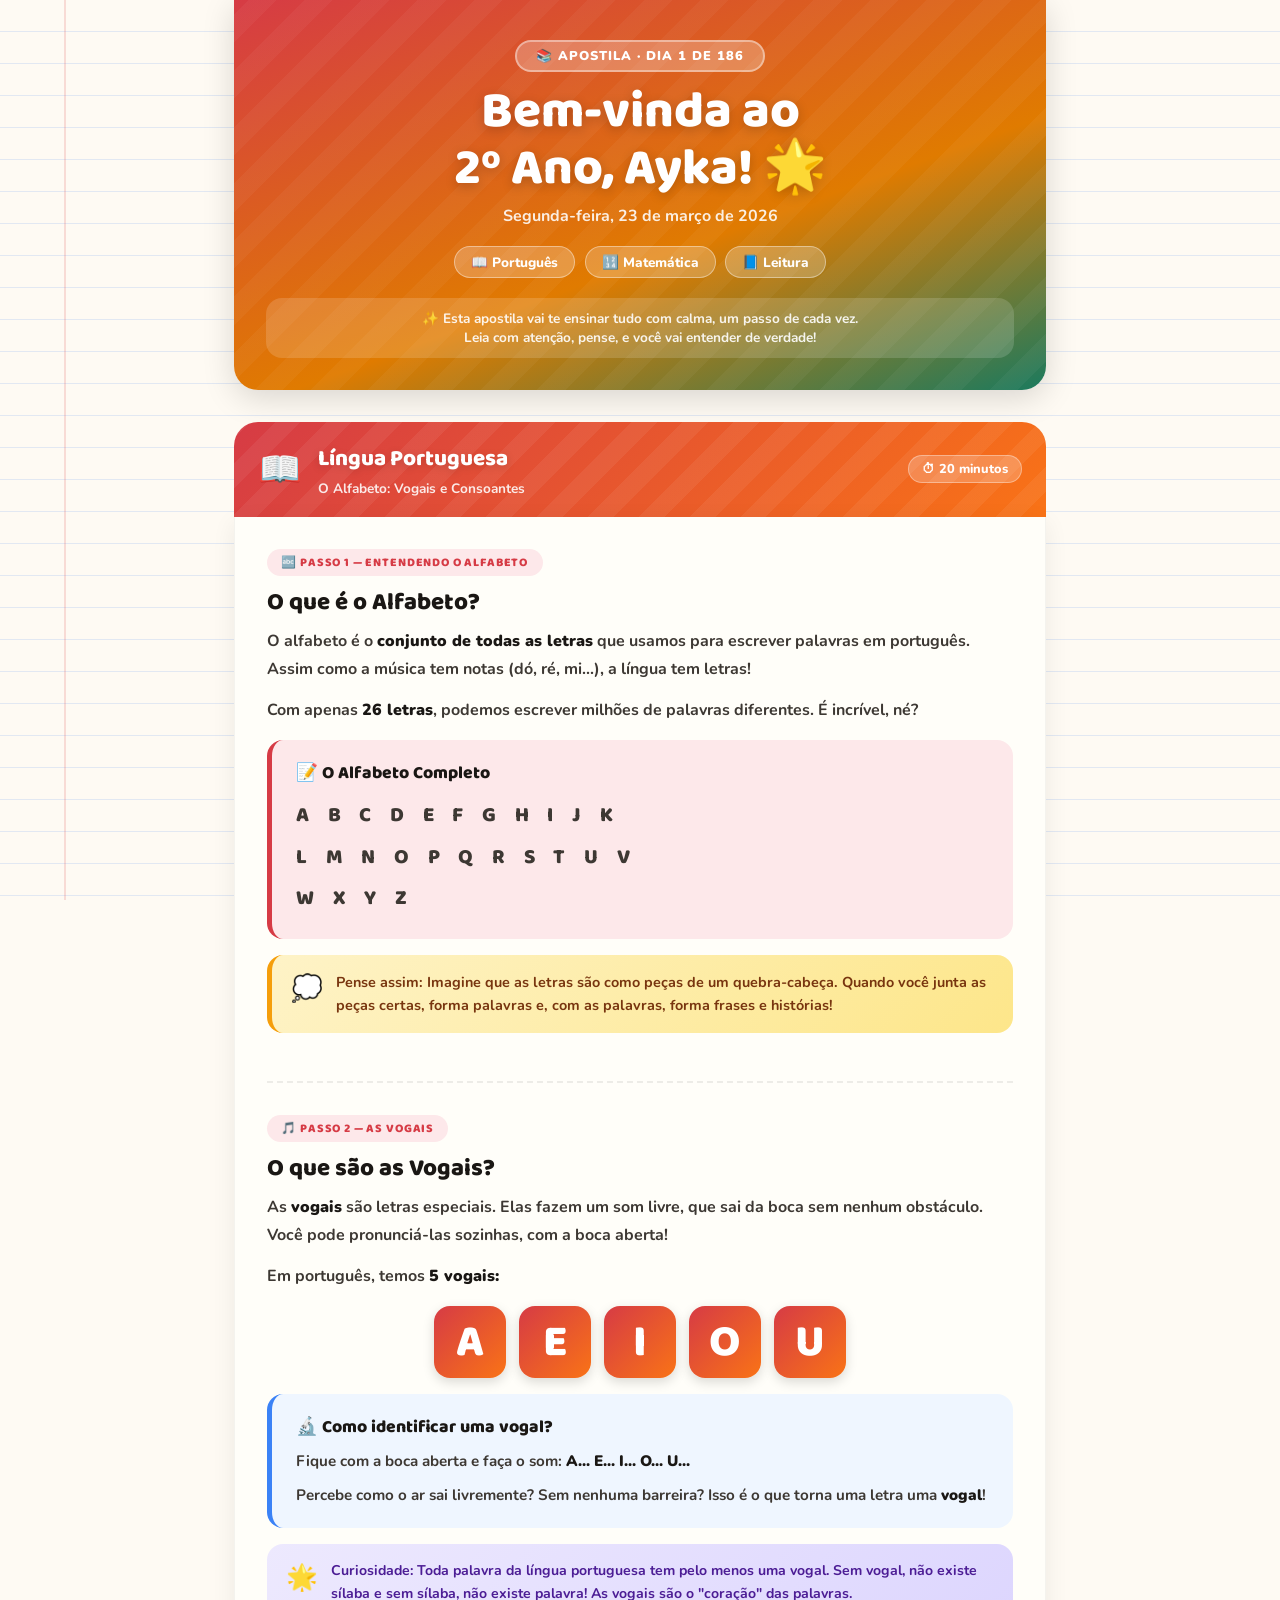
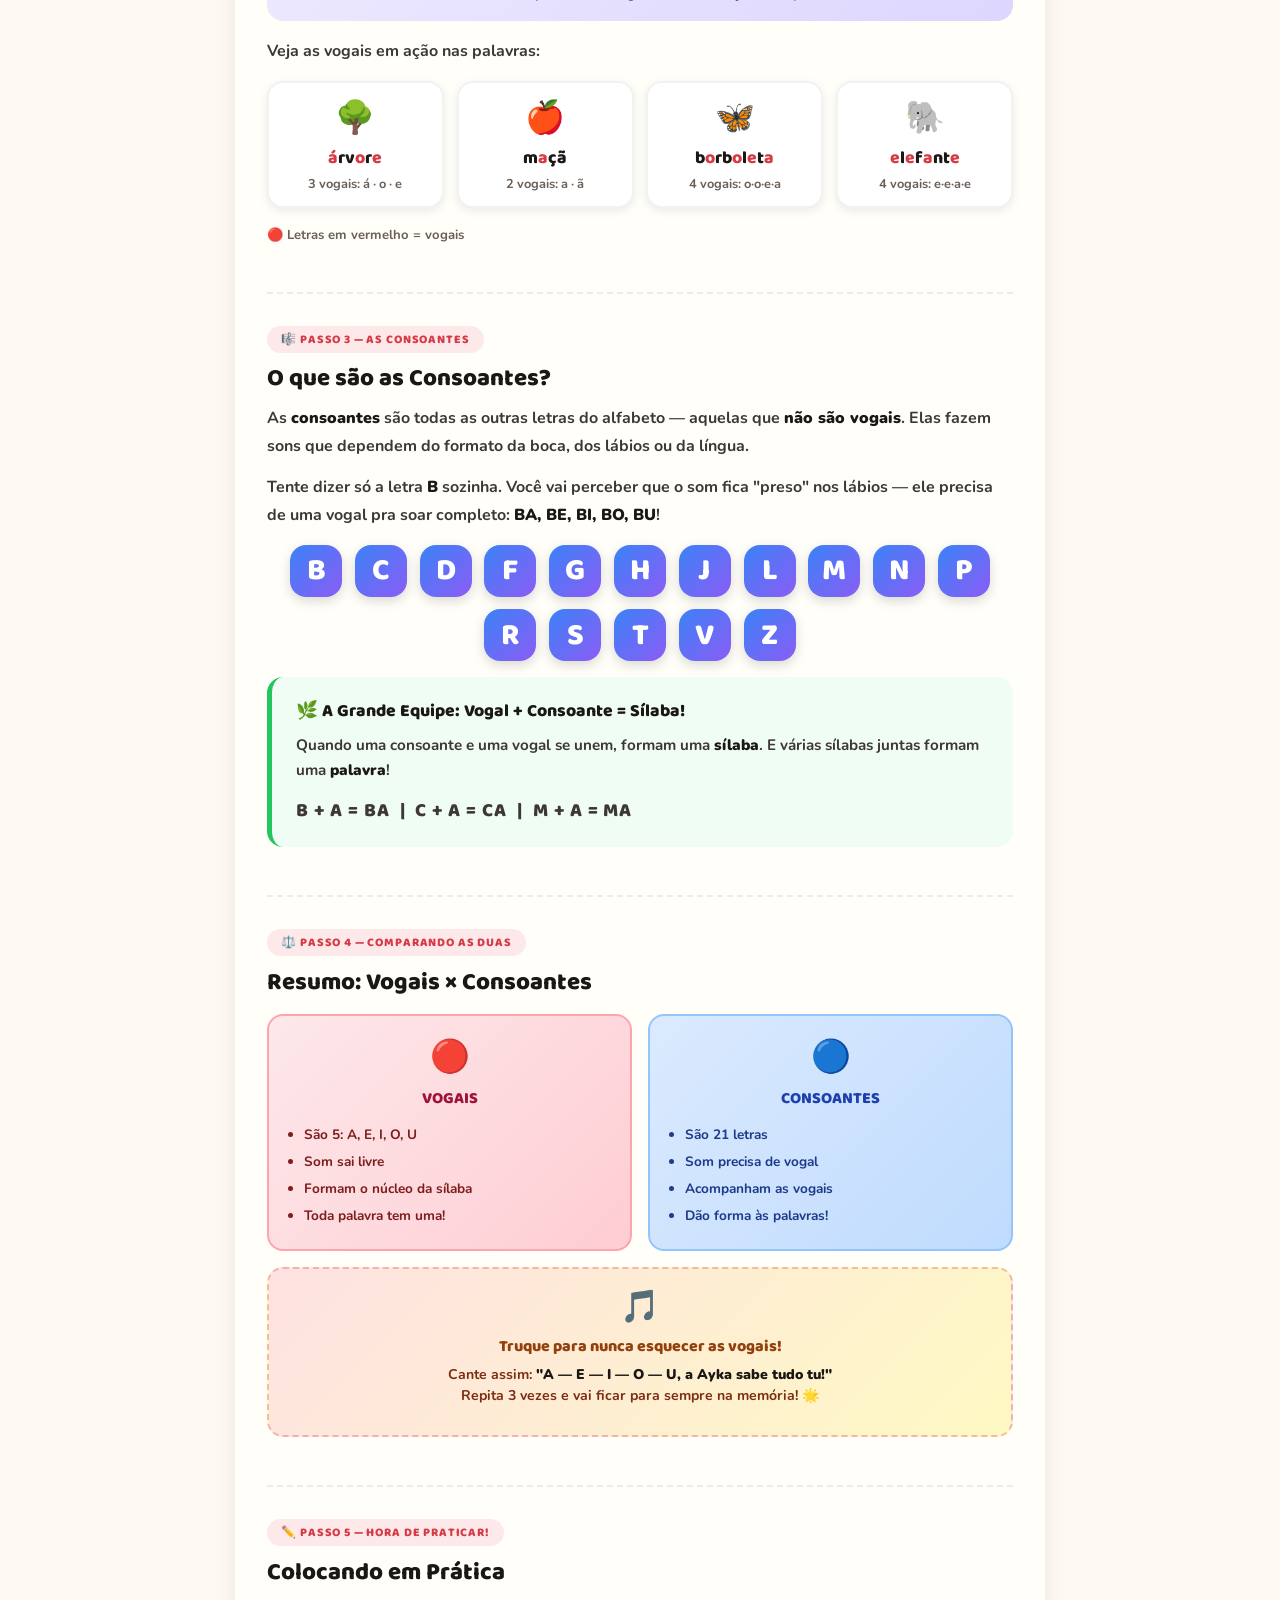
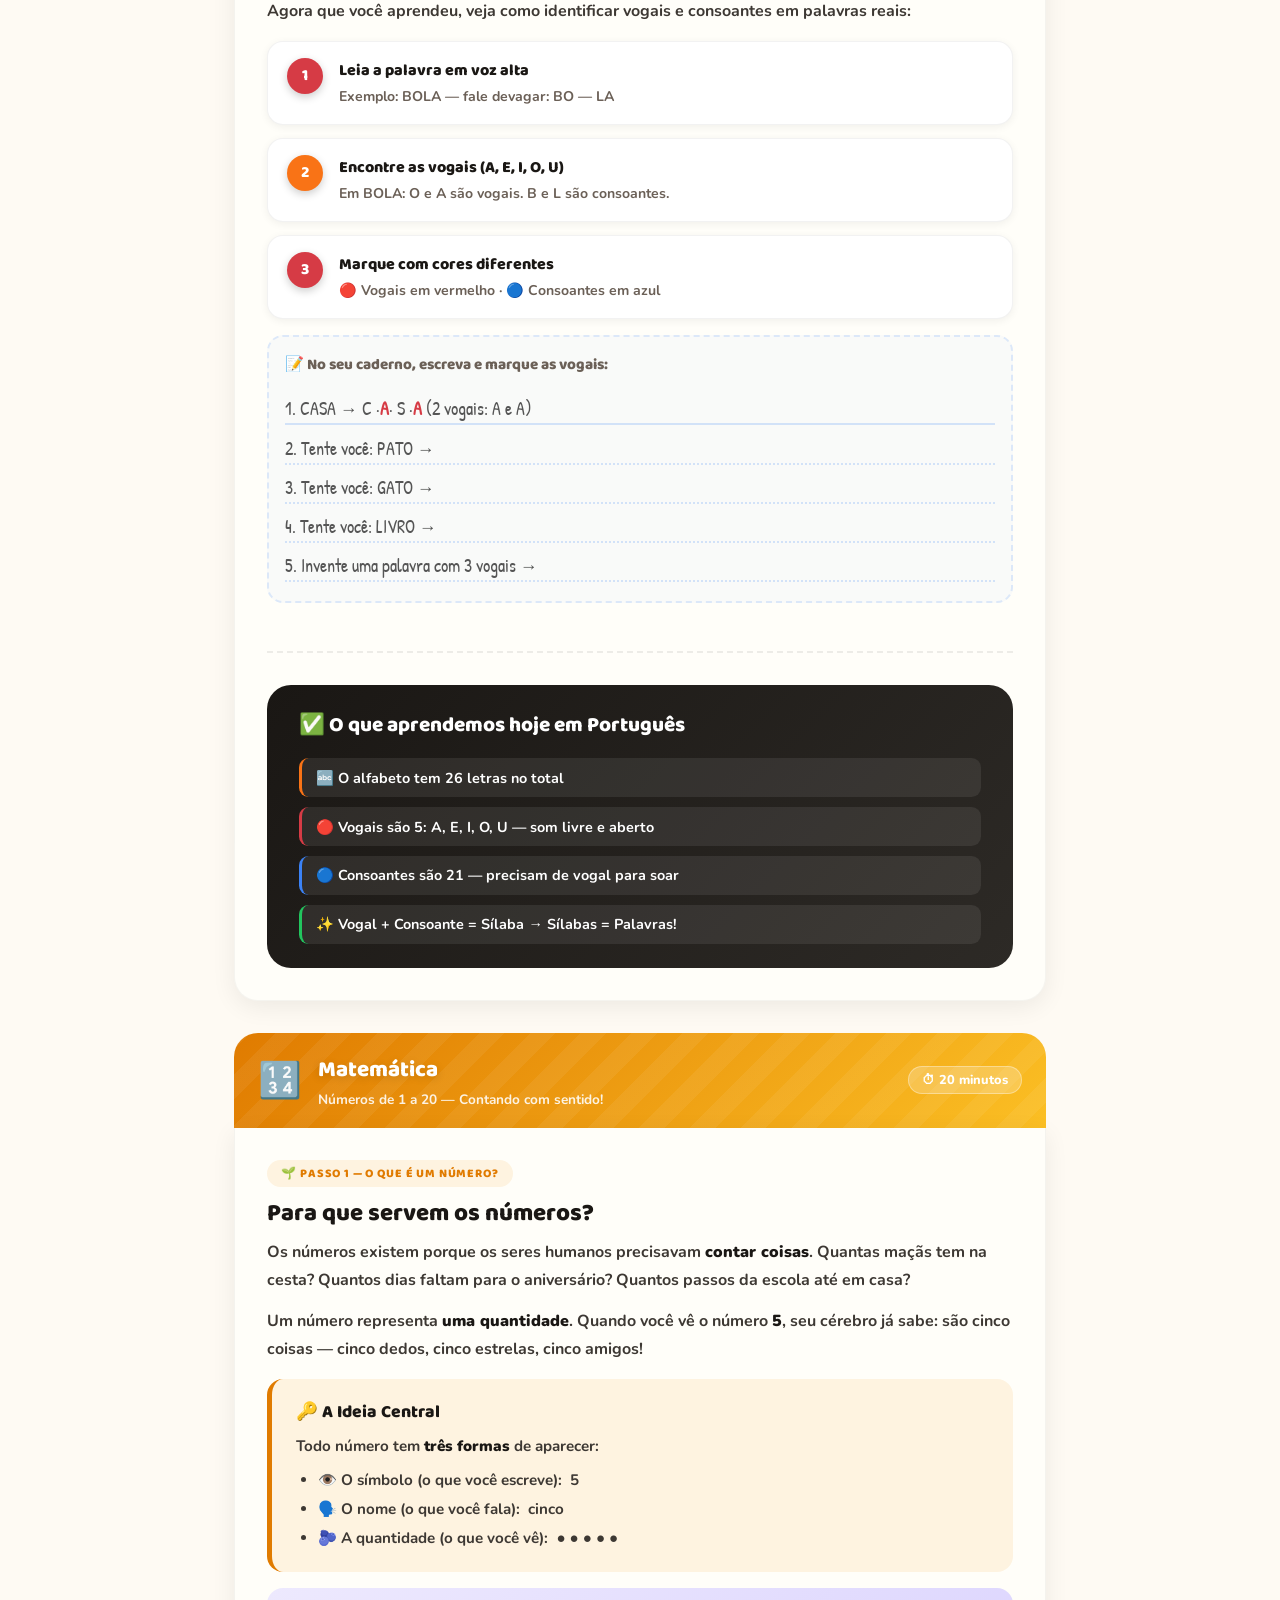
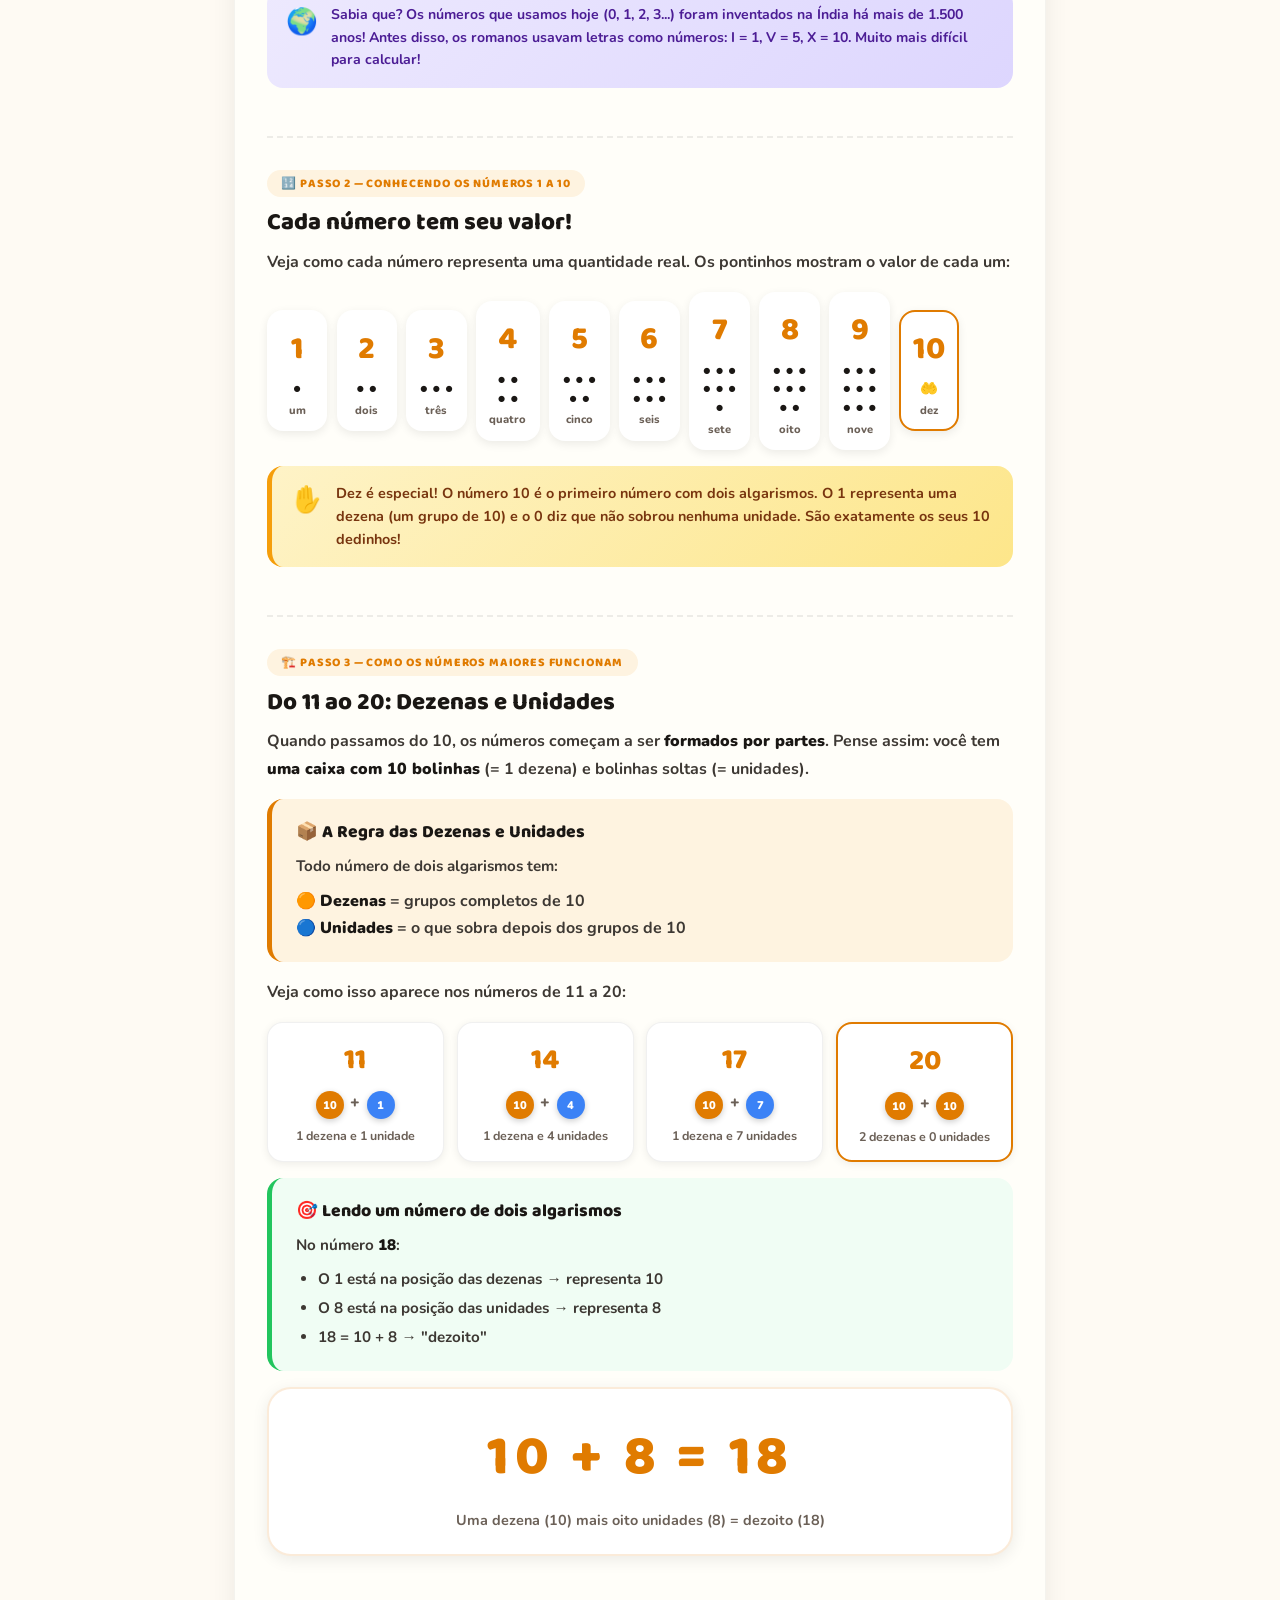
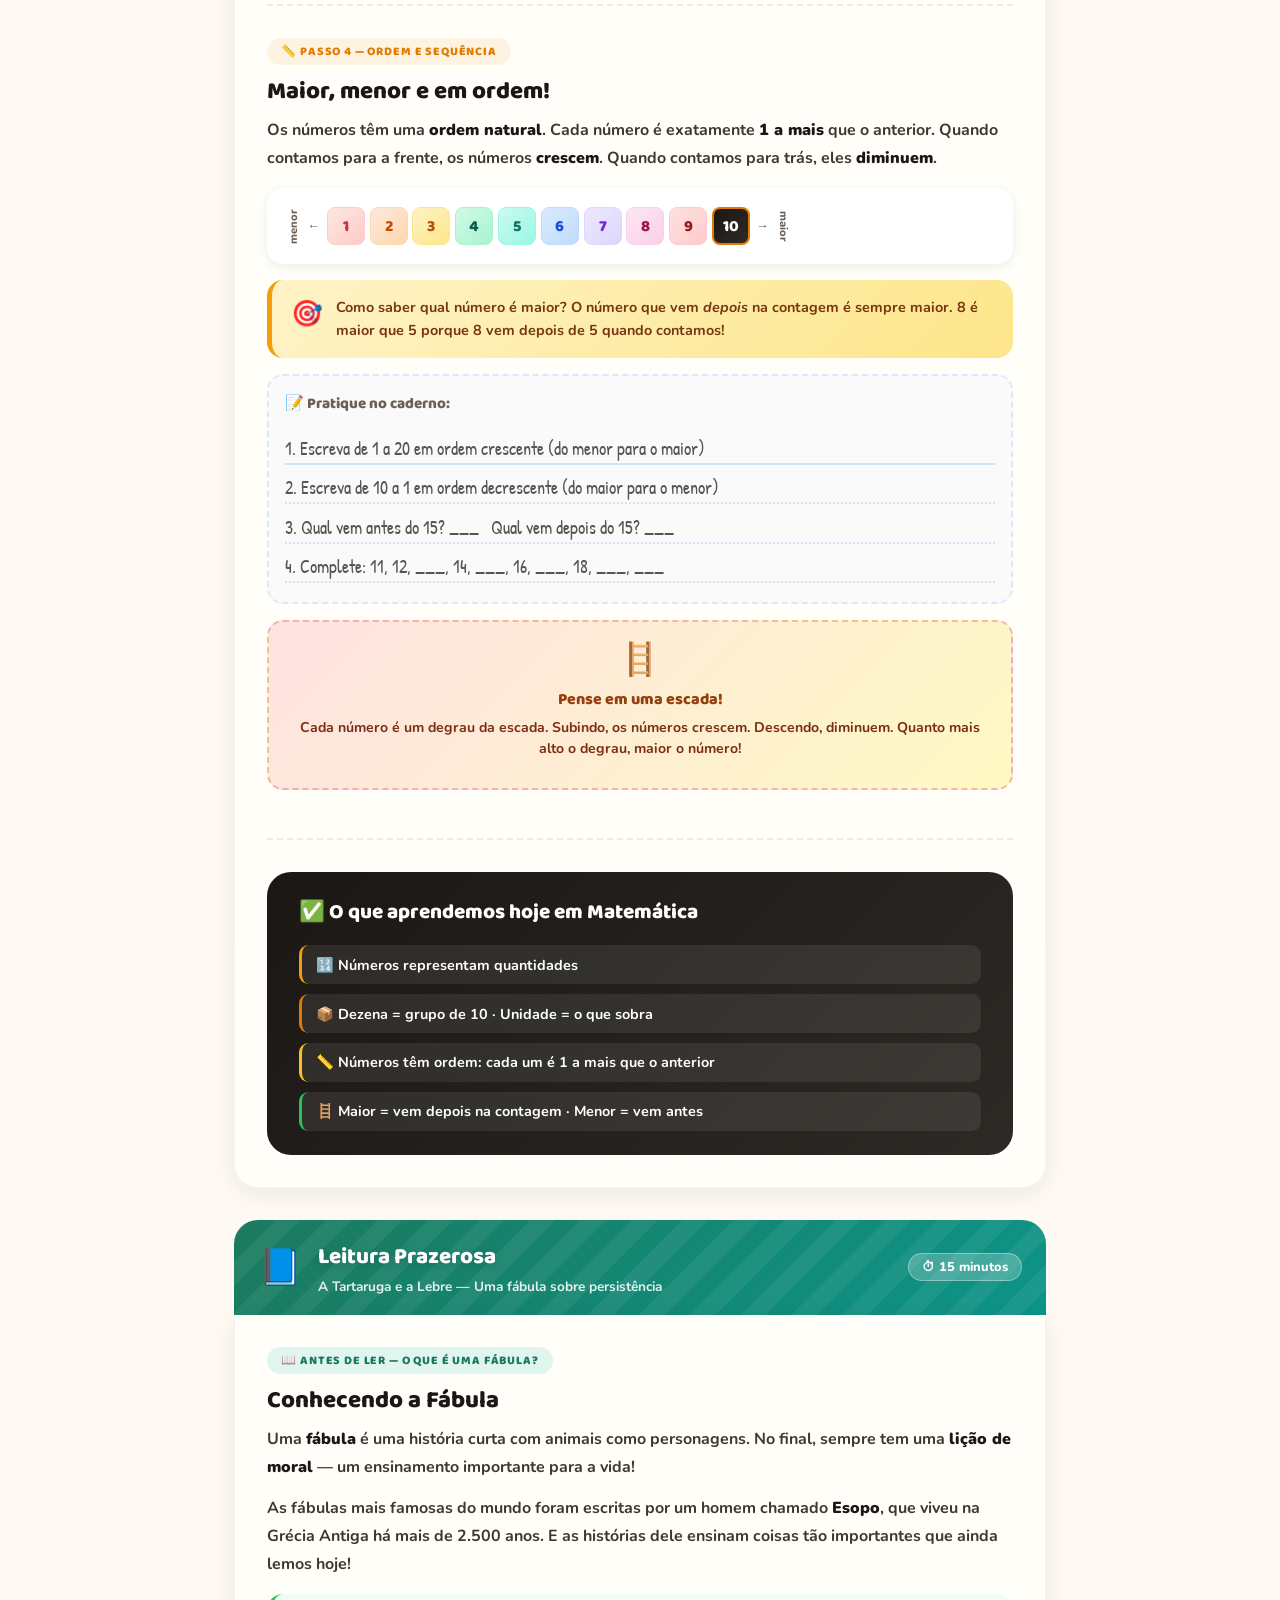
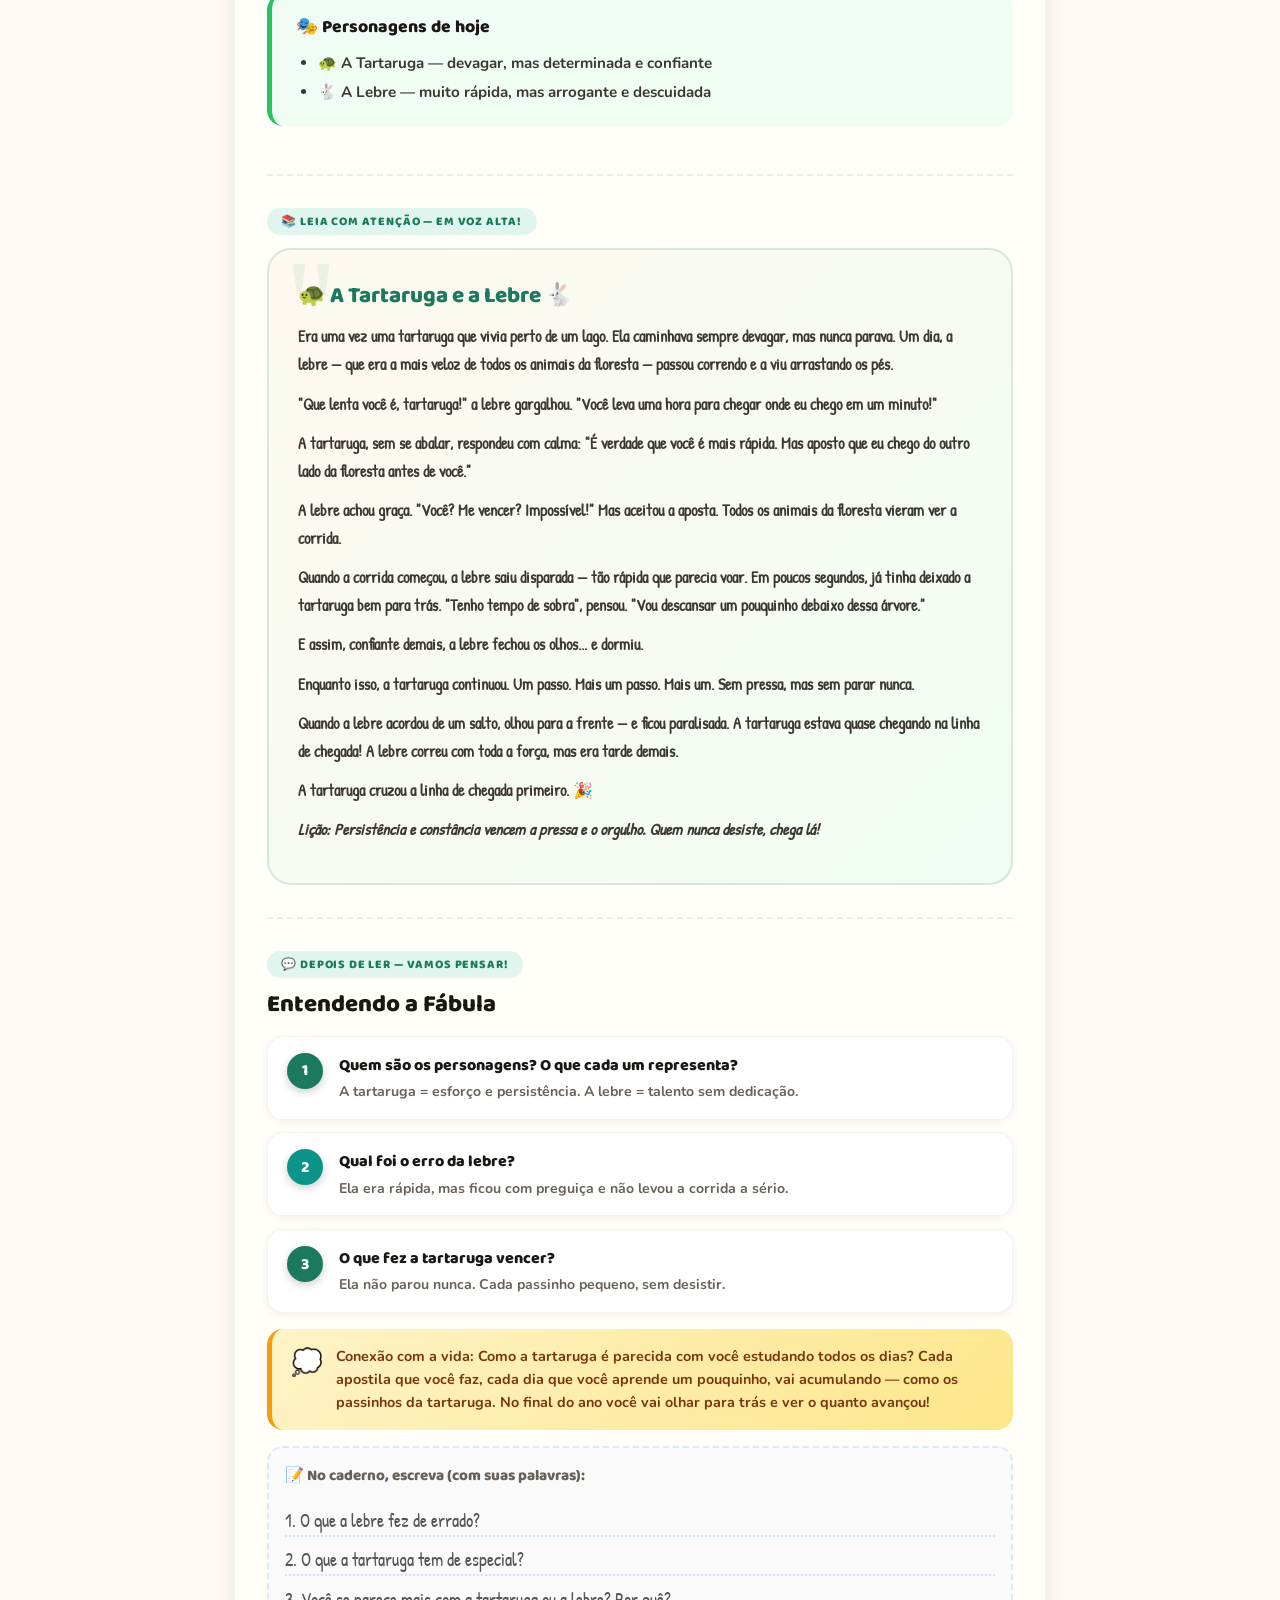
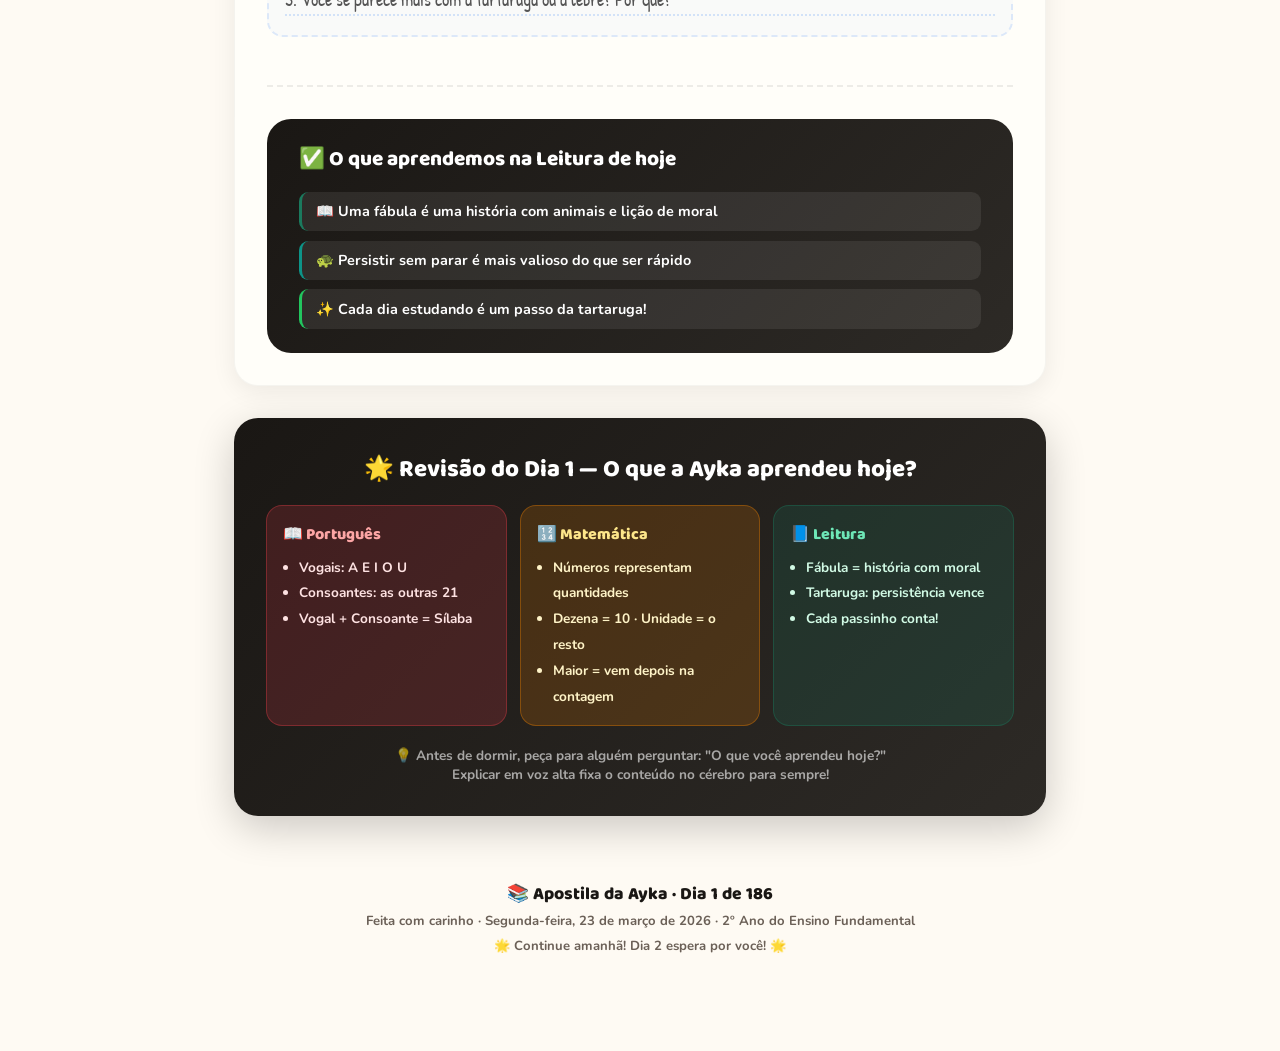
<file: dia-001.html>
<!DOCTYPE html>
<html lang="pt-BR">
<head>
<meta charset="UTF-8">
<meta name="viewport" content="width=device-width, initial-scale=1.0">
<title>Apostila Dia 1 — Ayka 📚</title>
<link href="https://fonts.googleapis.com/css2?family=Baloo+2:wght@400;600;700;800&family=Nunito:wght@400;600;700;800;900&family=Patrick+Hand&display=swap" rel="stylesheet">
<style>
/* ====================================================
   APOSTILA DA AYKA — Dia 1
   Estilo: "Caderno escolar aconchegante"
   Cream + pautas de caderno + cores quentes
   ==================================================== */
:root{
  --cream: #FEFAF3;
  --paper: #FFFEF9;
  --line:  rgba(100,149,237,.18);
  --ink:   #1A1714;
  --soft:  #6B6057;
  --port:  #D63B45;
  --port-l:#FDE8EA;
  --mat:   #E07B00;
  --mat-l: #FEF3E0;
  --leit:  #1B7A5E;
  --leit-l:#E0F5EE;
  --tip:   #6D28D9;
  --tip-l: #EDE9FE;
  --r:16px; --rl:24px;
}

*{box-sizing:border-box;margin:0;padding:0}

body{
  font-family:'Nunito',sans-serif;
  background:var(--cream);
  color:var(--ink);
  min-height:100vh;
}

/* caderno lines background */
body::before{
  content:'';
  position:fixed;inset:0;
  background-image:
    repeating-linear-gradient(
      transparent 0px, transparent 31px,
      var(--line) 31px, var(--line) 32px
    );
  background-size:100% 32px;
  pointer-events:none;
  z-index:0;
}

/* left red margin line */
body::after{
  content:'';
  position:fixed;
  left:64px;top:0;bottom:0;width:2px;
  background:rgba(220,80,80,.18);
  pointer-events:none;
  z-index:0;
}

/* ── WRAPPER ── */
.wrap{
  position:relative;z-index:1;
  max-width:860px;margin:0 auto;
  padding:0 1.5rem 4rem;
}

/* ── CAPA ── */
.capa{
  text-align:center;
  padding:2.5rem 2rem 2rem;
  margin-bottom:2rem;
  background:linear-gradient(160deg,#D63B45 0%,#E07B00 60%,#1B7A5E 100%);
  border-radius:0 0 var(--rl) var(--rl);
  box-shadow:0 8px 32px rgba(0,0,0,.15);
  position:relative;
  overflow:hidden;
}
.capa::before{
  content:'';position:absolute;inset:0;
  background:repeating-linear-gradient(-45deg,transparent,transparent 20px,rgba(255,255,255,.04) 20px,rgba(255,255,255,.04) 40px);
}
.capa-inner{position:relative}
.badge-dia{
  display:inline-block;
  background:rgba(255,255,255,.25);
  border:2px solid rgba(255,255,255,.4);
  border-radius:2rem;
  padding:.3rem 1.2rem;
  font-size:.8rem;font-weight:900;
  color:white;letter-spacing:.08em;
  text-transform:uppercase;
  margin-bottom:.8rem;
}
.capa h1{
  font-family:'Baloo 2',cursive;
  font-size:clamp(2rem,6vw,3.2rem);
  font-weight:800;color:white;
  text-shadow:0 3px 12px rgba(0,0,0,.2);
  line-height:1.1;
}
.capa-sub{
  font-size:1rem;font-weight:700;
  color:rgba(255,255,255,.88);
  margin-top:.5rem;
}
.materia-chips{
  display:flex;gap:.6rem;justify-content:center;
  flex-wrap:wrap;margin-top:1.2rem;
}
.mchip{
  background:rgba(255,255,255,.22);
  border:1.5px solid rgba(255,255,255,.4);
  border-radius:2rem;
  padding:.35rem 1rem;
  font-size:.85rem;font-weight:800;color:white;
}
.capa-meta{
  margin-top:1.2rem;
  background:rgba(255,255,255,.15);
  border-radius:var(--r);
  padding:.7rem 1rem;
  font-size:.85rem;font-weight:700;color:rgba(255,255,255,.9);
}

/* ── SECTION HEADER ── */
.sec-header{
  display:flex;align-items:center;gap:1rem;
  padding:1.2rem 1.5rem;
  border-radius:var(--rl) var(--rl) 0 0;
  color:white;
  position:relative;overflow:hidden;
}
.sec-header::after{
  content:'';position:absolute;inset:0;
  background:repeating-linear-gradient(-45deg,transparent,transparent 18px,rgba(255,255,255,.06) 18px,rgba(255,255,255,.06) 36px);
}
.sec-icon{font-size:2.2rem;position:relative;z-index:1}
.sec-title-wrap{position:relative;z-index:1}
.sec-materia{font-family:'Baloo 2',cursive;font-size:1.4rem;font-weight:800;text-shadow:0 2px 8px rgba(0,0,0,.15)}
.sec-tema{font-size:.85rem;font-weight:700;opacity:.88;margin-top:.1rem}
.sec-time{
  margin-left:auto;position:relative;z-index:1;
  background:rgba(255,255,255,.22);
  border:1.5px solid rgba(255,255,255,.35);
  border-radius:2rem;padding:.25rem .8rem;
  font-size:.8rem;font-weight:800;color:white;white-space:nowrap;
}

/* ── CONTENT CARD ── */
.content-card{
  background:var(--paper);
  border-radius:0 0 var(--rl) var(--rl);
  padding:2rem;
  margin-bottom:2rem;
  box-shadow:0 6px 24px rgba(0,0,0,.07);
  border:1px solid rgba(0,0,0,.04);
  border-top:none;
}

/* ── TEACHING BLOCKS ── */
.teach-block{
  margin-bottom:2rem;
  padding-bottom:2rem;
  border-bottom:2px dashed rgba(0,0,0,.07);
}
.teach-block:last-child{border-bottom:none;margin-bottom:0;padding-bottom:0}

.step-label{
  display:inline-flex;align-items:center;gap:.5rem;
  font-family:'Baloo 2',cursive;
  font-size:.75rem;font-weight:800;
  padding:.25rem .9rem;
  border-radius:2rem;
  text-transform:uppercase;letter-spacing:.07em;
  margin-bottom:.8rem;
}

.teach-block h2{
  font-family:'Baloo 2',cursive;
  font-size:1.5rem;font-weight:800;
  color:var(--ink);
  margin-bottom:.6rem;
  line-height:1.2;
}

.teach-block p{
  font-size:1rem;font-weight:700;
  color:#3D3833;
  line-height:1.75;
  margin-bottom:.8rem;
}

.teach-block p strong{font-weight:900;color:var(--ink)}

/* ── EXPLANATION BOX ── */
.explain-box{
  border-radius:var(--r);
  padding:1.2rem 1.5rem;
  margin:1rem 0;
  border-left:5px solid;
  position:relative;
}
.explain-box.azul{background:#EFF6FF;border-color:#3B82F6}
.explain-box.verde{background:#F0FDF4;border-color:#22C55E}
.explain-box.laranja{background:var(--mat-l);border-color:var(--mat)}
.explain-box.roxo{background:var(--tip-l);border-color:var(--tip)}
.explain-box.vermelho{background:var(--port-l);border-color:var(--port)}
.explain-box h3{
  font-family:'Baloo 2',cursive;
  font-size:1.1rem;font-weight:800;
  margin-bottom:.5rem;
}
.explain-box p{font-size:.95rem;font-weight:700;line-height:1.7;margin-bottom:0}
.explain-box ul{padding-left:1.4rem;margin-top:.4rem}
.explain-box li{font-size:.95rem;font-weight:700;line-height:1.9;color:#3D3833}

/* ── VISUAL LETTER BOX ── */
.letter-showcase{
  display:flex;flex-wrap:wrap;gap:.8rem;
  margin:1rem 0;justify-content:center;
}
.letter-card{
  width:72px;height:72px;
  border-radius:var(--r);
  display:flex;align-items:center;justify-content:center;
  font-family:'Baloo 2',cursive;
  font-size:2.8rem;font-weight:800;
  color:white;
  box-shadow:0 4px 12px rgba(0,0,0,.15);
  transition:transform .2s;
  cursor:default;
}
.letter-card:hover{transform:scale(1.08) rotate(-2deg)}
.letter-card.vogal{background:linear-gradient(135deg,#D63B45,#F97316)}
.letter-card.consoante{background:linear-gradient(135deg,#3B82F6,#8B5CF6)}

/* ── WORD EXAMPLES ── */
.word-grid{
  display:grid;
  grid-template-columns:repeat(auto-fill,minmax(140px,1fr));
  gap:.8rem;margin:1rem 0;
}
.word-card{
  background:white;
  border-radius:var(--r);
  padding:.8rem;
  text-align:center;
  box-shadow:0 3px 10px rgba(0,0,0,.08);
  border:2px solid rgba(0,0,0,.05);
  transition:all .2s;
}
.word-card:hover{transform:translateY(-2px);box-shadow:0 6px 18px rgba(0,0,0,.12)}
.word-emoji{font-size:2rem;display:block;margin-bottom:.3rem}
.word-text{font-family:'Baloo 2',cursive;font-size:1.1rem;font-weight:800;color:var(--ink)}
.word-silabas{font-size:.8rem;font-weight:700;color:var(--soft);margin-top:.2rem}
.word-text .v{color:var(--port)}
.word-text .c{color:#3B82F6}

/* ── NUMBER VISUAL ── */
.number-row{
  display:flex;flex-wrap:wrap;gap:.6rem;
  margin:1rem 0;align-items:center;
}
.num-block{
  display:flex;flex-direction:column;align-items:center;gap:.3rem;
  background:white;border-radius:var(--r);
  padding:.7rem;min-width:60px;
  box-shadow:0 3px 10px rgba(0,0,0,.08);
  border:2px solid transparent;
  transition:all .2s;cursor:default;
}
.num-block:hover{border-color:var(--mat);transform:scale(1.05)}
.num-big{font-family:'Baloo 2',cursive;font-size:2rem;font-weight:800;color:var(--mat)}
.num-dots{font-size:.9rem;line-height:1.3;text-align:center}
.num-word{font-size:.7rem;font-weight:800;color:var(--soft)}

/* ── ABACUS / VISUAL MATH ── */
.abacus-row{display:flex;gap:.4rem;flex-wrap:wrap;margin:.5rem 0}
.bead{
  width:28px;height:28px;border-radius:50%;
  display:inline-flex;align-items:center;justify-content:center;
  font-size:.7rem;font-weight:900;color:white;
  box-shadow:0 2px 6px rgba(0,0,0,.2);
}
.bead.dezena{background:#E07B00}
.bead.unidade{background:#3B82F6}

/* ── STORY BOX ── */
.story-wrap{
  background:linear-gradient(135deg,#FEF9F0,#F0FDF4);
  border-radius:var(--rl);
  padding:1.8rem;
  border:2px solid rgba(27,122,94,.15);
  position:relative;
  overflow:hidden;
}
.story-wrap::before{
  content:'"';
  position:absolute;top:-10px;left:16px;
  font-size:8rem;font-family:Georgia,serif;
  color:rgba(27,122,94,.08);line-height:1;
}
.story-title{
  font-family:'Baloo 2',cursive;
  font-size:1.4rem;font-weight:800;
  color:var(--leit);
  margin-bottom:.5rem;
  position:relative;
}
.story-text{
  font-family:'Patrick Hand',cursive;
  font-size:1.05rem;
  line-height:1.9;
  color:#2D3A30;
  position:relative;
}
.story-text p{margin-bottom:.7rem}

/* ── THINK BOX ── */
.think-box{
  background:linear-gradient(135deg,#FEF3C7,#FDE68A);
  border-radius:var(--r);
  padding:1rem 1.2rem;
  margin:1rem 0;
  border-left:5px solid #F59E0B;
  display:flex;gap:.8rem;align-items:flex-start;
}
.think-icon{font-size:1.6rem;flex-shrink:0}
.think-text{font-size:.9rem;font-weight:700;color:#78350F;line-height:1.6}

/* ── DID YOU KNOW ── */
.didyouknow{
  background:linear-gradient(135deg,#EDE9FE,#DDD6FE);
  border-radius:var(--r);
  padding:1rem 1.2rem;
  margin:1rem 0;
  display:flex;gap:.8rem;align-items:flex-start;
}
.dyk-icon{font-size:1.6rem;flex-shrink:0}
.dyk-text{font-size:.88rem;font-weight:700;color:#4C1D95;line-height:1.6}

/* ── STEP BY STEP ── */
.steps{display:flex;flex-direction:column;gap:.8rem;margin:1rem 0}
.step-item{
  display:flex;gap:1rem;align-items:flex-start;
  background:white;border-radius:var(--r);
  padding:1rem 1.2rem;
  box-shadow:0 2px 8px rgba(0,0,0,.06);
  border:1px solid rgba(0,0,0,.05);
}
.step-num{
  width:36px;height:36px;border-radius:50%;
  display:flex;align-items:center;justify-content:center;
  font-family:'Baloo 2',cursive;font-weight:800;font-size:1rem;
  color:white;flex-shrink:0;
  box-shadow:0 3px 8px rgba(0,0,0,.2);
}
.step-content h4{font-family:'Baloo 2',cursive;font-size:1rem;font-weight:800;margin-bottom:.2rem;color:var(--ink)}
.step-content p{font-size:.88rem;font-weight:700;color:var(--soft);line-height:1.55;margin:0}

/* ── MATH OPERATION VISUAL ── */
.op-visual{
  background:white;
  border-radius:var(--rl);
  padding:1.5rem;
  text-align:center;
  margin:1rem 0;
  box-shadow:0 4px 16px rgba(0,0,0,.08);
  border:2px solid rgba(224,123,0,.15);
}
.op-big{
  font-family:'Baloo 2',cursive;
  font-size:clamp(2rem,6vw,3.5rem);
  font-weight:800;
  color:var(--mat);
  letter-spacing:.1em;
}
.op-explain{font-size:.9rem;font-weight:700;color:var(--soft);margin-top:.5rem}

/* ── MEMORY TRICK ── */
.memory-trick{
  background:linear-gradient(135deg,#FEE2E2,#FEF9C3);
  border-radius:var(--r);
  padding:1rem 1.2rem;
  margin:1rem 0;
  border:2px dashed rgba(214,59,69,.3);
  text-align:center;
}
.memory-trick .mt-icon{font-size:2rem;margin-bottom:.4rem}
.memory-trick h4{font-family:'Baloo 2',cursive;font-size:1rem;font-weight:800;color:#92400E;margin-bottom:.3rem}
.memory-trick p{font-size:.88rem;font-weight:700;color:#7C2D12;line-height:1.5}

/* ── PRACTICE LINES ── */
.practice-area{
  margin:1rem 0;
  background:rgba(59,130,246,.03);
  border-radius:var(--r);
  padding:1rem;
  border:2px dashed rgba(59,130,246,.15);
}
.practice-area h4{
  font-family:'Baloo 2',cursive;font-size:.95rem;font-weight:800;
  color:var(--soft);margin-bottom:.8rem;
  display:flex;align-items:center;gap:.4rem;
}
.p-line{
  height:36px;border-bottom:2px solid rgba(59,130,246,.2);
  margin-bottom:.2rem;
  display:flex;align-items:flex-end;
  padding-bottom:3px;
  font-family:'Patrick Hand',cursive;
  font-size:1.1rem;
  color:#555;
}
.p-line.dotted{border-bottom-style:dotted}

/* ── SUMMARY BOX ── */
.summary{
  background:linear-gradient(135deg,#1A1714,#2D2A26);
  color:white;
  border-radius:var(--rl);
  padding:1.5rem 2rem;
  margin-top:2rem;
}
.summary h3{font-family:'Baloo 2',cursive;font-size:1.3rem;font-weight:800;margin-bottom:1rem}
.summary-items{display:flex;flex-direction:column;gap:.6rem}
.sum-item{
  display:flex;align-items:center;gap:.8rem;
  font-size:.9rem;font-weight:700;
  background:rgba(255,255,255,.08);
  border-radius:.6rem;
  padding:.6rem .9rem;
  border-left:3px solid;
}

/* ── FOOTER ── */
.apostila-footer{
  text-align:center;
  padding:2rem 1rem;
  color:var(--soft);
  font-size:.82rem;font-weight:700;
}
.apostila-footer .ayka-sig{
  font-family:'Baloo 2',cursive;
  font-size:1.1rem;font-weight:800;
  color:var(--ink);margin-bottom:.3rem;
}

/* ── RESPONSIVE ── */
@media(max-width:560px){
  body::after{left:44px}
  .wrap{padding:0 .8rem 3rem}
  .content-card{padding:1.2rem}
  .letter-card{width:56px;height:56px;font-size:2.1rem}
}

@media print{
  body::before,body::after{display:none}
  .wrap{max-width:100%;padding:0 1cm}
  .teach-block{break-inside:avoid}
  .content-card{box-shadow:none;border:1px solid #ddd}
}

/* ── ANIMATIONS ── */
@keyframes fadeInUp{from{opacity:0;transform:translateY(16px)}to{opacity:1;transform:translateY(0)}}
.capa,.content-card,.story-wrap{animation:fadeInUp .5s ease both}
.content-card:nth-child(2){animation-delay:.1s}
.content-card:nth-child(3){animation-delay:.2s}
</style>
</head>
<body>
<div class="wrap">

<!-- ══════════════ CAPA ══════════════ -->
<div class="capa">
  <div class="capa-inner">
    <div class="badge-dia">📚 Apostila · Dia 1 de 186</div>
    <h1>Bem-vinda ao<br>2º Ano, Ayka! 🌟</h1>
    <p class="capa-sub">Segunda-feira, 23 de março de 2026</p>
    <div class="materia-chips">
      <div class="mchip">📖 Português</div>
      <div class="mchip">🔢 Matemática</div>
      <div class="mchip">📘 Leitura</div>
    </div>
    <div class="capa-meta">
      ✨ Esta apostila vai te ensinar tudo com calma, um passo de cada vez.<br>
      Leia com atenção, pense, e você vai entender de verdade!
    </div>
  </div>
</div>

<!-- ════════════════════════════════════════════
     PARTE 1 — PORTUGUÊS
     Tema: O Alfabeto — Vogais e Consoantes
     ════════════════════════════════════════════ -->

<div class="sec-header" style="background:linear-gradient(135deg,#D63B45,#F97316)">
  <span class="sec-icon">📖</span>
  <div class="sec-title-wrap">
    <div class="sec-materia">Língua Portuguesa</div>
    <div class="sec-tema">O Alfabeto: Vogais e Consoantes</div>
  </div>
  <div class="sec-time">⏱ 20 minutos</div>
</div>

<div class="content-card">

  <!-- BLOCO 1: O QUE É O ALFABETO -->
  <div class="teach-block">
    <div class="step-label" style="background:var(--port-l);color:var(--port)">🔤 Passo 1 — Entendendo o Alfabeto</div>
    <h2>O que é o Alfabeto?</h2>
    <p>
      O alfabeto é o <strong>conjunto de todas as letras</strong> que usamos para escrever palavras em português.
      Assim como a música tem notas (dó, ré, mi...), a língua tem letras!
    </p>
    <p>
      Com apenas <strong>26 letras</strong>, podemos escrever milhões de palavras diferentes. É incrível, né?
    </p>

    <div class="explain-box vermelho">
      <h3>📝 O Alfabeto Completo</h3>
      <p style="font-family:'Baloo 2',cursive;font-size:1.3rem;font-weight:800;letter-spacing:.08em;line-height:2">
        A &nbsp; B &nbsp; C &nbsp; D &nbsp; E &nbsp; F &nbsp; G &nbsp; H &nbsp; I &nbsp; J &nbsp; K<br>
        L &nbsp; M &nbsp; N &nbsp; O &nbsp; P &nbsp; Q &nbsp; R &nbsp; S &nbsp; T &nbsp; U &nbsp; V<br>
        W &nbsp; X &nbsp; Y &nbsp; Z
      </p>
    </div>

    <div class="think-box">
      <span class="think-icon">💭</span>
      <div class="think-text">
        <strong>Pense assim:</strong> Imagine que as letras são como peças de um quebra-cabeça. Quando você junta as peças certas, forma palavras e, com as palavras, forma frases e histórias!
      </div>
    </div>
  </div>

  <!-- BLOCO 2: VOGAIS -->
  <div class="teach-block">
    <div class="step-label" style="background:var(--port-l);color:var(--port)">🎵 Passo 2 — As Vogais</div>
    <h2>O que são as Vogais?</h2>
    <p>
      As <strong>vogais</strong> são letras especiais. Elas fazem um som livre, que sai da boca sem nenhum obstáculo.
      Você pode pronunciá-las sozinhas, com a boca aberta!
    </p>
    <p>
      Em português, temos <strong>5 vogais:</strong>
    </p>

    <div class="letter-showcase">
      <div class="letter-card vogal">A</div>
      <div class="letter-card vogal">E</div>
      <div class="letter-card vogal">I</div>
      <div class="letter-card vogal">O</div>
      <div class="letter-card vogal">U</div>
    </div>

    <div class="explain-box azul">
      <h3>🔬 Como identificar uma vogal?</h3>
      <p>Fique com a boca aberta e faça o som: <strong>A... E... I... O... U...</strong></p>
      <p style="margin-top:.5rem">Percebe como o ar sai livremente? Sem nenhuma barreira? Isso é o que torna uma letra uma <strong>vogal</strong>!</p>
    </div>

    <div class="didyouknow">
      <span class="dyk-icon">🌟</span>
      <div class="dyk-text">
        <strong>Curiosidade:</strong> Toda palavra da língua portuguesa tem pelo menos uma vogal. Sem vogal, não existe sílaba e sem sílaba, não existe palavra! As vogais são o "coração" das palavras.
      </div>
    </div>

    <p>Veja as vogais em ação nas palavras:</p>
    <div class="word-grid">
      <div class="word-card">
        <span class="word-emoji">🌳</span>
        <div class="word-text"><span class="v">á</span>rv<span class="v">o</span>r<span class="v">e</span></div>
        <div class="word-silabas">3 vogais: á · o · e</div>
      </div>
      <div class="word-card">
        <span class="word-emoji">🍎</span>
        <div class="word-text">m<span class="v">a</span>çã</div>
        <div class="word-silabas">2 vogais: a · ã</div>
      </div>
      <div class="word-card">
        <span class="word-emoji">🦋</span>
        <div class="word-text">b<span class="v">o</span>rb<span class="v">o</span>l<span class="v">e</span>t<span class="v">a</span></div>
        <div class="word-silabas">4 vogais: o·o·e·a</div>
      </div>
      <div class="word-card">
        <span class="word-emoji">🐘</span>
        <div class="word-text"><span class="v">e</span>l<span class="v">e</span>f<span class="v">a</span>nt<span class="v">e</span></div>
        <div class="word-silabas">4 vogais: e·e·a·e</div>
      </div>
    </div>
    <p style="font-size:.82rem;color:var(--soft);margin-top:.3rem">🔴 Letras em vermelho = vogais</p>
  </div>

  <!-- BLOCO 3: CONSOANTES -->
  <div class="teach-block">
    <div class="step-label" style="background:var(--port-l);color:var(--port)">🎼 Passo 3 — As Consoantes</div>
    <h2>O que são as Consoantes?</h2>
    <p>
      As <strong>consoantes</strong> são todas as outras letras do alfabeto — aquelas que <strong>não são vogais</strong>.
      Elas fazem sons que dependem do formato da boca, dos lábios ou da língua.
    </p>
    <p>
      Tente dizer só a letra <strong>B</strong> sozinha. Você vai perceber que o som fica "preso" nos lábios — ele precisa de uma vogal pra soar completo: <strong>BA, BE, BI, BO, BU</strong>!
    </p>

    <div class="letter-showcase" style="flex-wrap:wrap">
      <div class="letter-card consoante" style="width:52px;height:52px;font-size:1.9rem">B</div>
      <div class="letter-card consoante" style="width:52px;height:52px;font-size:1.9rem">C</div>
      <div class="letter-card consoante" style="width:52px;height:52px;font-size:1.9rem">D</div>
      <div class="letter-card consoante" style="width:52px;height:52px;font-size:1.9rem">F</div>
      <div class="letter-card consoante" style="width:52px;height:52px;font-size:1.9rem">G</div>
      <div class="letter-card consoante" style="width:52px;height:52px;font-size:1.9rem">H</div>
      <div class="letter-card consoante" style="width:52px;height:52px;font-size:1.9rem">J</div>
      <div class="letter-card consoante" style="width:52px;height:52px;font-size:1.9rem">L</div>
      <div class="letter-card consoante" style="width:52px;height:52px;font-size:1.9rem">M</div>
      <div class="letter-card consoante" style="width:52px;height:52px;font-size:1.9rem">N</div>
      <div class="letter-card consoante" style="width:52px;height:52px;font-size:1.9rem">P</div>
      <div class="letter-card consoante" style="width:52px;height:52px;font-size:1.9rem">R</div>
      <div class="letter-card consoante" style="width:52px;height:52px;font-size:1.9rem">S</div>
      <div class="letter-card consoante" style="width:52px;height:52px;font-size:1.9rem">T</div>
      <div class="letter-card consoante" style="width:52px;height:52px;font-size:1.9rem">V</div>
      <div class="letter-card consoante" style="width:52px;height:52px;font-size:1.9rem">Z</div>
    </div>

    <div class="explain-box verde">
      <h3>🌿 A Grande Equipe: Vogal + Consoante = Sílaba!</h3>
      <p>Quando uma consoante e uma vogal se unem, formam uma <strong>sílaba</strong>. E várias sílabas juntas formam uma <strong>palavra</strong>!</p>
      <p style="margin-top:.7rem;font-family:'Baloo 2',cursive;font-size:1.2rem;font-weight:800;letter-spacing:.05em">
        B + A = BA &nbsp;|&nbsp; C + A = CA &nbsp;|&nbsp; M + A = MA
      </p>
    </div>
  </div>

  <!-- BLOCO 4: VOGAIS vs CONSOANTES -->
  <div class="teach-block">
    <div class="step-label" style="background:var(--port-l);color:var(--port)">⚖️ Passo 4 — Comparando as Duas</div>
    <h2>Resumo: Vogais × Consoantes</h2>

    <div style="display:grid;grid-template-columns:1fr 1fr;gap:1rem;margin:1rem 0">
      <div style="background:linear-gradient(135deg,#FDE8EA,#FECDD3);border-radius:var(--r);padding:1.2rem;border:2px solid #FDA4AF">
        <div style="font-size:2rem;text-align:center;margin-bottom:.5rem">🔴</div>
        <h4 style="font-family:'Baloo 2',cursive;font-size:1rem;font-weight:800;text-align:center;color:#9F1239;margin-bottom:.6rem">VOGAIS</h4>
        <ul style="padding-left:1rem;font-size:.85rem;font-weight:700;color:#7F1D1D;line-height:2">
          <li>São 5: A, E, I, O, U</li>
          <li>Som sai livre</li>
          <li>Formam o núcleo da sílaba</li>
          <li>Toda palavra tem uma!</li>
        </ul>
      </div>
      <div style="background:linear-gradient(135deg,#DBEAFE,#BFDBFE);border-radius:var(--r);padding:1.2rem;border:2px solid #93C5FD">
        <div style="font-size:2rem;text-align:center;margin-bottom:.5rem">🔵</div>
        <h4 style="font-family:'Baloo 2',cursive;font-size:1rem;font-weight:800;text-align:center;color:#1E40AF;margin-bottom:.6rem">CONSOANTES</h4>
        <ul style="padding-left:1rem;font-size:.85rem;font-weight:700;color:#1E3A8A;line-height:2">
          <li>São 21 letras</li>
          <li>Som precisa de vogal</li>
          <li>Acompanham as vogais</li>
          <li>Dão forma às palavras!</li>
        </ul>
      </div>
    </div>

    <div class="memory-trick">
      <div class="mt-icon">🎵</div>
      <h4>Truque para nunca esquecer as vogais!</h4>
      <p>Cante assim: <strong>"A — E — I — O — U, a Ayka sabe tudo tu!"</strong><br>
      Repita 3 vezes e vai ficar para sempre na memória! 🌟</p>
    </div>
  </div>

  <!-- BLOCO 5: PRATICA -->
  <div class="teach-block">
    <div class="step-label" style="background:var(--port-l);color:var(--port)">✏️ Passo 5 — Hora de Praticar!</div>
    <h2>Colocando em Prática</h2>
    <p>Agora que você aprendeu, veja como identificar vogais e consoantes em palavras reais:</p>

    <div class="steps">
      <div class="step-item">
        <div class="step-num" style="background:#D63B45">1</div>
        <div class="step-content">
          <h4>Leia a palavra em voz alta</h4>
          <p>Exemplo: BOLA — fale devagar: BO — LA</p>
        </div>
      </div>
      <div class="step-item">
        <div class="step-num" style="background:#F97316">2</div>
        <div class="step-content">
          <h4>Encontre as vogais (A, E, I, O, U)</h4>
          <p>Em BOLA: O e A são vogais. B e L são consoantes.</p>
        </div>
      </div>
      <div class="step-item">
        <div class="step-num" style="background:#D63B45">3</div>
        <div class="step-content">
          <h4>Marque com cores diferentes</h4>
          <p>🔴 Vogais em vermelho · 🔵 Consoantes em azul</p>
        </div>
      </div>
    </div>

    <div class="practice-area">
      <h4>📝 No seu caderno, escreva e marque as vogais:</h4>
      <div class="p-line">1. CASA → C · <span style="color:var(--port);font-weight:900">A</span> · S · <span style="color:var(--port);font-weight:900">A</span> &nbsp;(2 vogais: A e A)</div>
      <div class="p-line dotted">2. Tente você: PATO →</div>
      <div class="p-line dotted">3. Tente você: GATO →</div>
      <div class="p-line dotted">4. Tente você: LIVRO →</div>
      <div class="p-line dotted">5. Invente uma palavra com 3 vogais →</div>
    </div>
  </div>

  <!-- RESUMO PORTUGUÊS -->
  <div class="summary">
    <h3>✅ O que aprendemos hoje em Português</h3>
    <div class="summary-items">
      <div class="sum-item" style="border-color:#F97316">🔤 O alfabeto tem 26 letras no total</div>
      <div class="sum-item" style="border-color:#D63B45">🔴 Vogais são 5: A, E, I, O, U — som livre e aberto</div>
      <div class="sum-item" style="border-color:#3B82F6">🔵 Consoantes são 21 — precisam de vogal para soar</div>
      <div class="sum-item" style="border-color:#22C55E">✨ Vogal + Consoante = Sílaba → Sílabas = Palavras!</div>
    </div>
  </div>

</div><!-- /content-card português -->


<!-- ════════════════════════════════════════════
     PARTE 2 — MATEMÁTICA
     Tema: Números de 1 a 20 — O que é um número?
     ════════════════════════════════════════════ -->

<div class="sec-header" style="background:linear-gradient(135deg,#E07B00,#FBBF24)">
  <span class="sec-icon">🔢</span>
  <div class="sec-title-wrap">
    <div class="sec-materia">Matemática</div>
    <div class="sec-tema">Números de 1 a 20 — Contando com sentido!</div>
  </div>
  <div class="sec-time">⏱ 20 minutos</div>
</div>

<div class="content-card">

  <!-- BLOCO 1: O QUE É UM NÚMERO -->
  <div class="teach-block">
    <div class="step-label" style="background:var(--mat-l);color:var(--mat)">🌱 Passo 1 — O que é um Número?</div>
    <h2>Para que servem os números?</h2>
    <p>
      Os números existem porque os seres humanos precisavam <strong>contar coisas</strong>.
      Quantas maçãs tem na cesta? Quantos dias faltam para o aniversário? Quantos passos da escola até em casa?
    </p>
    <p>
      Um número representa <strong>uma quantidade</strong>. Quando você vê o número <strong>5</strong>,
      seu cérebro já sabe: são cinco coisas — cinco dedos, cinco estrelas, cinco amigos!
    </p>

    <div class="explain-box laranja">
      <h3>🔑 A Ideia Central</h3>
      <p>Todo número tem <strong>três formas</strong> de aparecer:</p>
      <ul>
        <li>👁️ <strong>O símbolo</strong> (o que você escreve): &nbsp;<strong>5</strong></li>
        <li>🗣️ <strong>O nome</strong> (o que você fala): &nbsp;<strong>cinco</strong></li>
        <li>🫐 <strong>A quantidade</strong> (o que você vê): &nbsp;<strong>● ● ● ● ●</strong></li>
      </ul>
    </div>

    <div class="didyouknow">
      <span class="dyk-icon">🌍</span>
      <div class="dyk-text">
        <strong>Sabia que?</strong> Os números que usamos hoje (0, 1, 2, 3...) foram inventados na Índia há mais de 1.500 anos! Antes disso, os romanos usavam letras como números: I = 1, V = 5, X = 10. Muito mais difícil para calcular!
      </div>
    </div>
  </div>

  <!-- BLOCO 2: NÚMEROS 1 A 10 COM VISUAL -->
  <div class="teach-block">
    <div class="step-label" style="background:var(--mat-l);color:var(--mat)">🔢 Passo 2 — Conhecendo os Números 1 a 10</div>
    <h2>Cada número tem seu valor!</h2>
    <p>Veja como cada número representa uma quantidade real. Os pontinhos mostram o valor de cada um:</p>

    <div class="number-row">
      <div class="num-block">
        <div class="num-big">1</div>
        <div class="num-dots">●</div>
        <div class="num-word">um</div>
      </div>
      <div class="num-block">
        <div class="num-big">2</div>
        <div class="num-dots">● ●</div>
        <div class="num-word">dois</div>
      </div>
      <div class="num-block">
        <div class="num-big">3</div>
        <div class="num-dots">● ● ●</div>
        <div class="num-word">três</div>
      </div>
      <div class="num-block">
        <div class="num-big">4</div>
        <div class="num-dots">● ●<br>● ●</div>
        <div class="num-word">quatro</div>
      </div>
      <div class="num-block">
        <div class="num-big">5</div>
        <div class="num-dots">● ● ●<br>● ●</div>
        <div class="num-word">cinco</div>
      </div>
      <div class="num-block">
        <div class="num-big">6</div>
        <div class="num-dots">● ● ●<br>● ● ●</div>
        <div class="num-word">seis</div>
      </div>
      <div class="num-block">
        <div class="num-big">7</div>
        <div class="num-dots">● ● ●<br>● ● ●<br>●</div>
        <div class="num-word">sete</div>
      </div>
      <div class="num-block">
        <div class="num-big">8</div>
        <div class="num-dots">● ● ●<br>● ● ●<br>● ●</div>
        <div class="num-word">oito</div>
      </div>
      <div class="num-block">
        <div class="num-big">9</div>
        <div class="num-dots">● ● ●<br>● ● ●<br>● ● ●</div>
        <div class="num-word">nove</div>
      </div>
      <div class="num-block" style="border:2px solid var(--mat)">
        <div class="num-big">10</div>
        <div class="num-dots">🤲</div>
        <div class="num-word">dez</div>
      </div>
    </div>

    <div class="think-box">
      <span class="think-icon">✋</span>
      <div class="think-text">
        <strong>Dez é especial!</strong> O número 10 é o primeiro número com <strong>dois algarismos</strong>. O <strong>1</strong> representa uma dezena (um grupo de 10) e o <strong>0</strong> diz que não sobrou nenhuma unidade. São exatamente os seus 10 dedinhos!
      </div>
    </div>
  </div>

  <!-- BLOCO 3: DEZENAS E UNIDADES -->
  <div class="teach-block">
    <div class="step-label" style="background:var(--mat-l);color:var(--mat)">🏗️ Passo 3 — Como os Números Maiores Funcionam</div>
    <h2>Do 11 ao 20: Dezenas e Unidades</h2>
    <p>
      Quando passamos do 10, os números começam a ser <strong>formados por partes</strong>.
      Pense assim: você tem <strong>uma caixa com 10 bolinhas</strong> (= 1 dezena) e bolinhas soltas (= unidades).
    </p>

    <div class="explain-box laranja">
      <h3>📦 A Regra das Dezenas e Unidades</h3>
      <p>Todo número de dois algarismos tem:</p>
      <p style="margin-top:.5rem;font-size:1rem">
        🟠 <strong>Dezenas</strong> = grupos completos de 10<br>
        🔵 <strong>Unidades</strong> = o que sobra depois dos grupos de 10
      </p>
    </div>

    <p>Veja como isso aparece nos números de 11 a 20:</p>

    <div style="display:grid;grid-template-columns:repeat(auto-fill,minmax(160px,1fr));gap:.8rem;margin:1rem 0">
      <div style="background:white;border-radius:var(--r);padding:.9rem;box-shadow:0 2px 8px rgba(0,0,0,.07);border:1px solid rgba(0,0,0,.06)">
        <div style="font-family:'Baloo 2',cursive;font-size:1.8rem;font-weight:800;color:var(--mat);text-align:center">11</div>
        <div class="abacus-row" style="justify-content:center">
          <span class="bead dezena">10</span>
          <span style="font-weight:900;color:var(--soft)">+</span>
          <span class="bead unidade">1</span>
        </div>
        <div style="text-align:center;font-size:.78rem;font-weight:700;color:var(--soft);margin-top:.3rem">1 dezena e 1 unidade</div>
      </div>
      <div style="background:white;border-radius:var(--r);padding:.9rem;box-shadow:0 2px 8px rgba(0,0,0,.07);border:1px solid rgba(0,0,0,.06)">
        <div style="font-family:'Baloo 2',cursive;font-size:1.8rem;font-weight:800;color:var(--mat);text-align:center">14</div>
        <div class="abacus-row" style="justify-content:center">
          <span class="bead dezena">10</span>
          <span style="font-weight:900;color:var(--soft)">+</span>
          <span class="bead unidade">4</span>
        </div>
        <div style="text-align:center;font-size:.78rem;font-weight:700;color:var(--soft);margin-top:.3rem">1 dezena e 4 unidades</div>
      </div>
      <div style="background:white;border-radius:var(--r);padding:.9rem;box-shadow:0 2px 8px rgba(0,0,0,.07);border:1px solid rgba(0,0,0,.06)">
        <div style="font-family:'Baloo 2',cursive;font-size:1.8rem;font-weight:800;color:var(--mat);text-align:center">17</div>
        <div class="abacus-row" style="justify-content:center">
          <span class="bead dezena">10</span>
          <span style="font-weight:900;color:var(--soft)">+</span>
          <span class="bead unidade">7</span>
        </div>
        <div style="text-align:center;font-size:.78rem;font-weight:700;color:var(--soft);margin-top:.3rem">1 dezena e 7 unidades</div>
      </div>
      <div style="background:white;border-radius:var(--r);padding:.9rem;box-shadow:0 2px 8px rgba(0,0,0,.07);border:1px solid rgba(0,0,0,.06);border:2px solid var(--mat)">
        <div style="font-family:'Baloo 2',cursive;font-size:1.8rem;font-weight:800;color:var(--mat);text-align:center">20</div>
        <div class="abacus-row" style="justify-content:center">
          <span class="bead dezena">10</span>
          <span style="font-weight:900;color:var(--soft)">+</span>
          <span class="bead dezena">10</span>
        </div>
        <div style="text-align:center;font-size:.78rem;font-weight:700;color:var(--soft);margin-top:.3rem">2 dezenas e 0 unidades</div>
      </div>
    </div>

    <div class="explain-box verde">
      <h3>🎯 Lendo um número de dois algarismos</h3>
      <p>No número <strong>18</strong>:</p>
      <ul>
        <li>O <strong>1</strong> está na posição das <strong>dezenas</strong> → representa 10</li>
        <li>O <strong>8</strong> está na posição das <strong>unidades</strong> → representa 8</li>
        <li>18 = 10 + 8 → "dezoito"</li>
      </ul>
    </div>

    <div class="op-visual">
      <div class="op-big">10 + 8 = 18</div>
      <div class="op-explain">Uma dezena (10) mais oito unidades (8) = dezoito (18)</div>
    </div>
  </div>

  <!-- BLOCO 4: SEQUÊNCIA E ORDEM -->
  <div class="teach-block">
    <div class="step-label" style="background:var(--mat-l);color:var(--mat)">📏 Passo 4 — Ordem e Sequência</div>
    <h2>Maior, menor e em ordem!</h2>
    <p>
      Os números têm uma <strong>ordem natural</strong>. Cada número é exatamente <strong>1 a mais</strong> que o anterior.
      Quando contamos para a frente, os números <strong>crescem</strong>.
      Quando contamos para trás, eles <strong>diminuem</strong>.
    </p>

    <div style="background:white;border-radius:var(--r);padding:1.2rem;box-shadow:0 3px 12px rgba(0,0,0,.07);overflow-x:auto;margin:1rem 0">
      <div style="display:flex;gap:.4rem;min-width:max-content;align-items:center">
        <span style="font-size:.7rem;font-weight:800;color:var(--soft);writing-mode:vertical-rl;transform:rotate(180deg)">menor</span>
        <span style="font-size:.8rem;color:var(--soft)">←</span>
        <div style="display:flex;gap:.3rem">
          <div style="width:38px;height:38px;border-radius:8px;background:linear-gradient(135deg,#FDE8E0,#FECACA);display:flex;align-items:center;justify-content:center;font-family:'Baloo 2',cursive;font-weight:800;font-size:1rem;color:#C03A42;border:1.5px solid #FECACA">1</div>
          <div style="width:38px;height:38px;border-radius:8px;background:linear-gradient(135deg,#FDE8E0,#FED7AA);display:flex;align-items:center;justify-content:center;font-family:'Baloo 2',cursive;font-weight:800;font-size:1rem;color:#C05000;border:1.5px solid #FED7AA">2</div>
          <div style="width:38px;height:38px;border-radius:8px;background:linear-gradient(135deg,#FEF3C7,#FDE68A);display:flex;align-items:center;justify-content:center;font-family:'Baloo 2',cursive;font-weight:800;font-size:1rem;color:#B45309;border:1.5px solid #FDE68A">3</div>
          <div style="width:38px;height:38px;border-radius:8px;background:linear-gradient(135deg,#D1FAE5,#A7F3D0);display:flex;align-items:center;justify-content:center;font-family:'Baloo 2',cursive;font-weight:800;font-size:1rem;color:#065F46;border:1.5px solid #A7F3D0">4</div>
          <div style="width:38px;height:38px;border-radius:8px;background:linear-gradient(135deg,#CCFBF1,#99F6E4);display:flex;align-items:center;justify-content:center;font-family:'Baloo 2',cursive;font-weight:800;font-size:1rem;color:#0F766E;border:1.5px solid #99F6E4">5</div>
          <div style="width:38px;height:38px;border-radius:8px;background:linear-gradient(135deg,#DBEAFE,#BFDBFE);display:flex;align-items:center;justify-content:center;font-family:'Baloo 2',cursive;font-weight:800;font-size:1rem;color:#1D4ED8;border:1.5px solid #BFDBFE">6</div>
          <div style="width:38px;height:38px;border-radius:8px;background:linear-gradient(135deg,#EDE9FE,#DDD6FE);display:flex;align-items:center;justify-content:center;font-family:'Baloo 2',cursive;font-weight:800;font-size:1rem;color:#6D28D9;border:1.5px solid #DDD6FE">7</div>
          <div style="width:38px;height:38px;border-radius:8px;background:linear-gradient(135deg,#FCE7F3,#FBCFE8);display:flex;align-items:center;justify-content:center;font-family:'Baloo 2',cursive;font-weight:800;font-size:1rem;color:#9D174D;border:1.5px solid #FBCFE8">8</div>
          <div style="width:38px;height:38px;border-radius:8px;background:linear-gradient(135deg,#FEE2E2,#FECACA);display:flex;align-items:center;justify-content:center;font-family:'Baloo 2',cursive;font-weight:800;font-size:1rem;color:#991B1B;border:1.5px solid #FECACA">9</div>
          <div style="width:38px;height:38px;border-radius:8px;background:linear-gradient(135deg,#1A1714,#2D2A26);display:flex;align-items:center;justify-content:center;font-family:'Baloo 2',cursive;font-weight:800;font-size:1rem;color:white;border:2px solid var(--mat)">10</div>
        </div>
        <span style="font-size:.8rem;color:var(--soft)">→</span>
        <span style="font-size:.7rem;font-weight:800;color:var(--soft);writing-mode:vertical-rl">maior</span>
      </div>
    </div>

    <div class="think-box">
      <span class="think-icon">🎯</span>
      <div class="think-text">
        <strong>Como saber qual número é maior?</strong> O número que vem <em>depois</em> na contagem é sempre maior. 8 é maior que 5 porque 8 vem depois de 5 quando contamos!
      </div>
    </div>

    <div class="practice-area">
      <h4>📝 Pratique no caderno:</h4>
      <div class="p-line">1. Escreva de 1 a 20 em ordem crescente (do menor para o maior)</div>
      <div class="p-line dotted">2. Escreva de 10 a 1 em ordem decrescente (do maior para o menor)</div>
      <div class="p-line dotted">3. Qual vem antes do 15? ___ &nbsp; Qual vem depois do 15? ___</div>
      <div class="p-line dotted">4. Complete: 11, 12, ___, 14, ___, 16, ___, 18, ___, ___</div>
    </div>

    <div class="memory-trick">
      <div class="mt-icon">🪜</div>
      <h4>Pense em uma escada!</h4>
      <p>Cada número é um degrau da escada. Subindo, os números crescem. Descendo, diminuem. Quanto mais alto o degrau, maior o número!</p>
    </div>
  </div>

  <!-- RESUMO MATEMÁTICA -->
  <div class="summary">
    <h3>✅ O que aprendemos hoje em Matemática</h3>
    <div class="summary-items">
      <div class="sum-item" style="border-color:#F59E0B">🔢 Números representam quantidades</div>
      <div class="sum-item" style="border-color:#E07B00">📦 Dezena = grupo de 10 · Unidade = o que sobra</div>
      <div class="sum-item" style="border-color:#FBBF24">📏 Números têm ordem: cada um é 1 a mais que o anterior</div>
      <div class="sum-item" style="border-color:#22C55E">🪜 Maior = vem depois na contagem · Menor = vem antes</div>
    </div>
  </div>

</div><!-- /content-card matemática -->


<!-- ════════════════════════════════════════════
     PARTE 3 — LEITURA DO DIA
     ════════════════════════════════════════════ -->

<div class="sec-header" style="background:linear-gradient(135deg,#1B7A5E,#0D9488)">
  <span class="sec-icon">📘</span>
  <div class="sec-title-wrap">
    <div class="sec-materia">Leitura Prazerosa</div>
    <div class="sec-tema">A Tartaruga e a Lebre — Uma fábula sobre persistência</div>
  </div>
  <div class="sec-time">⏱ 15 minutos</div>
</div>

<div class="content-card">

  <div class="teach-block">
    <div class="step-label" style="background:var(--leit-l);color:var(--leit)">📖 Antes de ler — O que é uma Fábula?</div>
    <h2>Conhecendo a Fábula</h2>
    <p>
      Uma <strong>fábula</strong> é uma história curta com animais como personagens.
      No final, sempre tem uma <strong>lição de moral</strong> — um ensinamento importante para a vida!
    </p>
    <p>
      As fábulas mais famosas do mundo foram escritas por um homem chamado <strong>Esopo</strong>,
      que viveu na Grécia Antiga há mais de 2.500 anos. E as histórias dele ensinam coisas tão importantes
      que ainda lemos hoje!
    </p>

    <div class="explain-box verde">
      <h3>🎭 Personagens de hoje</h3>
      <ul>
        <li>🐢 <strong>A Tartaruga</strong> — devagar, mas determinada e confiante</li>
        <li>🐇 <strong>A Lebre</strong> — muito rápida, mas arrogante e descuidada</li>
      </ul>
    </div>
  </div>

  <div class="teach-block">
    <div class="step-label" style="background:var(--leit-l);color:var(--leit)">📚 Leia com atenção — em voz alta!</div>

    <div class="story-wrap">
      <div class="story-title">🐢 A Tartaruga e a Lebre 🐇</div>
      <div class="story-text">
        <p>Era uma vez uma tartaruga que vivia perto de um lago. Ela caminhava sempre devagar, mas nunca parava. Um dia, a lebre — que era a mais veloz de todos os animais da floresta — passou correndo e a viu arrastando os pés.</p>

        <p>"Que lenta você é, tartaruga!" a lebre gargalhou. "Você leva uma hora para chegar onde eu chego em um minuto!"</p>

        <p>A tartaruga, sem se abalar, respondeu com calma: "É verdade que você é mais rápida. Mas aposto que eu chego do outro lado da floresta antes de você."</p>

        <p>A lebre achou graça. "Você? Me vencer? Impossível!" Mas aceitou a aposta. Todos os animais da floresta vieram ver a corrida.</p>

        <p>Quando a corrida começou, a lebre saiu disparada — tão rápida que parecia voar. Em poucos segundos, já tinha deixado a tartaruga bem para trás. "Tenho tempo de sobra", pensou. "Vou descansar um pouquinho debaixo dessa árvore."</p>

        <p>E assim, confiante demais, a lebre fechou os olhos... e dormiu.</p>

        <p>Enquanto isso, a tartaruga continuou. Um passo. Mais um passo. Mais um. Sem pressa, mas sem parar nunca.</p>

        <p>Quando a lebre acordou de um salto, olhou para a frente — e ficou paralisada. A tartaruga estava quase chegando na linha de chegada! A lebre correu com toda a força, mas era tarde demais.</p>

        <p>A tartaruga cruzou a linha de chegada primeiro. 🎉</p>

        <p><em>Lição: Persistência e constância vencem a pressa e o orgulho. Quem nunca desiste, chega lá!</em></p>
      </div>
    </div>
  </div>

  <div class="teach-block">
    <div class="step-label" style="background:var(--leit-l);color:var(--leit)">💬 Depois de ler — Vamos pensar!</div>
    <h2>Entendendo a Fábula</h2>

    <div class="steps">
      <div class="step-item">
        <div class="step-num" style="background:#1B7A5E">1</div>
        <div class="step-content">
          <h4>Quem são os personagens? O que cada um representa?</h4>
          <p>A tartaruga = esforço e persistência. A lebre = talento sem dedicação.</p>
        </div>
      </div>
      <div class="step-item">
        <div class="step-num" style="background:#0D9488">2</div>
        <div class="step-content">
          <h4>Qual foi o erro da lebre?</h4>
          <p>Ela era rápida, mas ficou com preguiça e não levou a corrida a sério.</p>
        </div>
      </div>
      <div class="step-item">
        <div class="step-num" style="background:#1B7A5E">3</div>
        <div class="step-content">
          <h4>O que fez a tartaruga vencer?</h4>
          <p>Ela não parou nunca. Cada passinho pequeno, sem desistir.</p>
        </div>
      </div>
    </div>

    <div class="think-box">
      <span class="think-icon">💭</span>
      <div class="think-text">
        <strong>Conexão com a vida:</strong> Como a tartaruga é parecida com você estudando todos os dias? Cada apostila que você faz, cada dia que você aprende um pouquinho, vai acumulando — como os passinhos da tartaruga. No final do ano você vai olhar para trás e ver o quanto avançou!
      </div>
    </div>

    <div class="practice-area">
      <h4>📝 No caderno, escreva (com suas palavras):</h4>
      <div class="p-line dotted">1. O que a lebre fez de errado?</div>
      <div class="p-line dotted">2. O que a tartaruga tem de especial?</div>
      <div class="p-line dotted">3. Você se parece mais com a tartaruga ou a lebre? Por quê?</div>
    </div>
  </div>

  <div class="summary">
    <h3>✅ O que aprendemos na Leitura de hoje</h3>
    <div class="summary-items">
      <div class="sum-item" style="border-color:#1B7A5E">📖 Uma fábula é uma história com animais e lição de moral</div>
      <div class="sum-item" style="border-color:#0D9488">🐢 Persistir sem parar é mais valioso do que ser rápido</div>
      <div class="sum-item" style="border-color:#22C55E">✨ Cada dia estudando é um passo da tartaruga!</div>
    </div>
  </div>

</div><!-- /content-card leitura -->


<!-- ═══ REVISÃO FINAL DO DIA ═══ -->
<div style="background:linear-gradient(135deg,#1A1714,#2D2A26);border-radius:var(--rl);padding:2rem;margin-bottom:2rem;box-shadow:0 12px 40px rgba(0,0,0,.2)">
  <h2 style="font-family:'Baloo 2',cursive;font-size:1.5rem;font-weight:800;color:white;margin-bottom:1rem;text-align:center">🌟 Revisão do Dia 1 — O que a Ayka aprendeu hoje?</h2>
  <div style="display:grid;grid-template-columns:repeat(auto-fit,minmax(220px,1fr));gap:.8rem">
    <div style="background:rgba(214,59,69,.2);border:1.5px solid rgba(214,59,69,.4);border-radius:var(--r);padding:1rem">
      <div style="font-family:'Baloo 2',cursive;font-size:1rem;font-weight:800;color:#FCA5A5;margin-bottom:.5rem">📖 Português</div>
      <ul style="font-size:.85rem;font-weight:700;color:#FEE2E2;padding-left:1rem;line-height:1.9">
        <li>Vogais: A E I O U</li>
        <li>Consoantes: as outras 21</li>
        <li>Vogal + Consoante = Sílaba</li>
      </ul>
    </div>
    <div style="background:rgba(224,123,0,.2);border:1.5px solid rgba(224,123,0,.4);border-radius:var(--r);padding:1rem">
      <div style="font-family:'Baloo 2',cursive;font-size:1rem;font-weight:800;color:#FDE68A;margin-bottom:.5rem">🔢 Matemática</div>
      <ul style="font-size:.85rem;font-weight:700;color:#FEF3C7;padding-left:1rem;line-height:1.9">
        <li>Números representam quantidades</li>
        <li>Dezena = 10 · Unidade = o resto</li>
        <li>Maior = vem depois na contagem</li>
      </ul>
    </div>
    <div style="background:rgba(27,122,94,.2);border:1.5px solid rgba(27,122,94,.4);border-radius:var(--r);padding:1rem">
      <div style="font-family:'Baloo 2',cursive;font-size:1rem;font-weight:800;color:#6EE7B7;margin-bottom:.5rem">📘 Leitura</div>
      <ul style="font-size:.85rem;font-weight:700;color:#D1FAE5;padding-left:1rem;line-height:1.9">
        <li>Fábula = história com moral</li>
        <li>Tartaruga: persistência vence</li>
        <li>Cada passinho conta!</li>
      </ul>
    </div>
  </div>
  <div style="text-align:center;margin-top:1.2rem;font-size:.85rem;font-weight:700;color:rgba(255,255,255,.6)">
    💡 Antes de dormir, peça para alguém perguntar: "O que você aprendeu hoje?"<br>
    Explicar em voz alta fixa o conteúdo no cérebro para sempre!
  </div>
</div>

<!-- FOOTER -->
<div class="apostila-footer">
  <div class="ayka-sig">📚 Apostila da Ayka · Dia 1 de 186</div>
  Feita com carinho · Segunda-feira, 23 de março de 2026 · 2º Ano do Ensino Fundamental<br>
  <span style="margin-top:.4rem;display:inline-block">🌟 Continue amanhã! Dia 2 espera por você! 🌟</span>
</div>

</div><!-- /wrap -->
</body>
</html>
</file>
